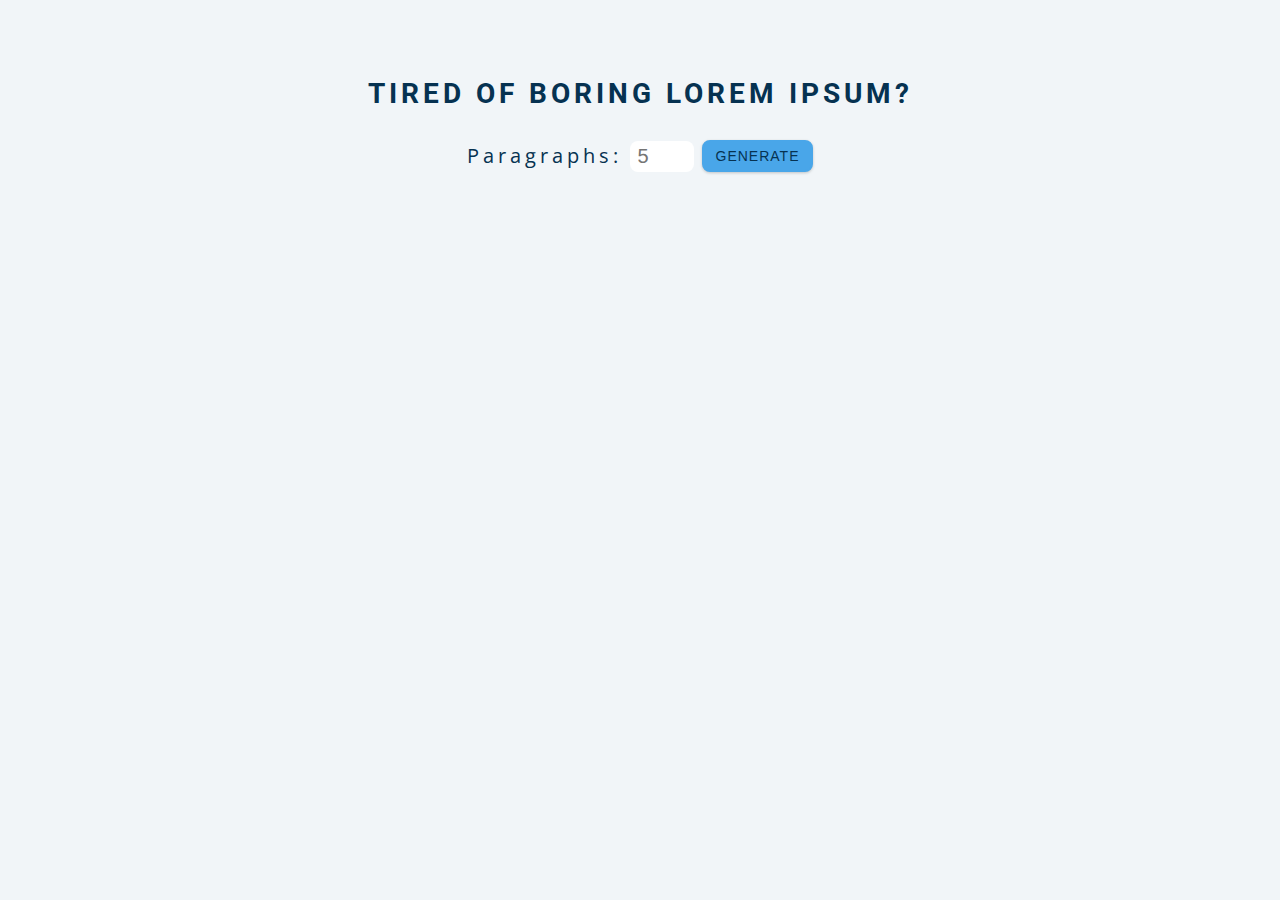
<file: finished - lorem ipsum generator/index.html>
<!DOCTYPE html>
<html lang="en">
  <head>
    <meta charset="UTF-8" />
    <meta name="viewport" content="width=device-width, initial-scale=1.0" />
    <title>Lorem Ipsum</title>

    <!-- styles -->
    <link rel="stylesheet" href="styles.css" />
  </head>
  <body>
    <section class="section-center">
      <h3>tired of boring lorem ipsum?</h3>
      <form class="lorem-form">
        <label for="amount">paragraphs:</label>
        <input type="number" name="amount" id="amount"
        placeholder="5" />
        <button type="submit" class="btn">generate</button>
      </form>
      <article class="lorem-text"></article>
    </section>
    <!-- javascript -->
    <script src="app.js"></script>
  </body>
</html>
</file>
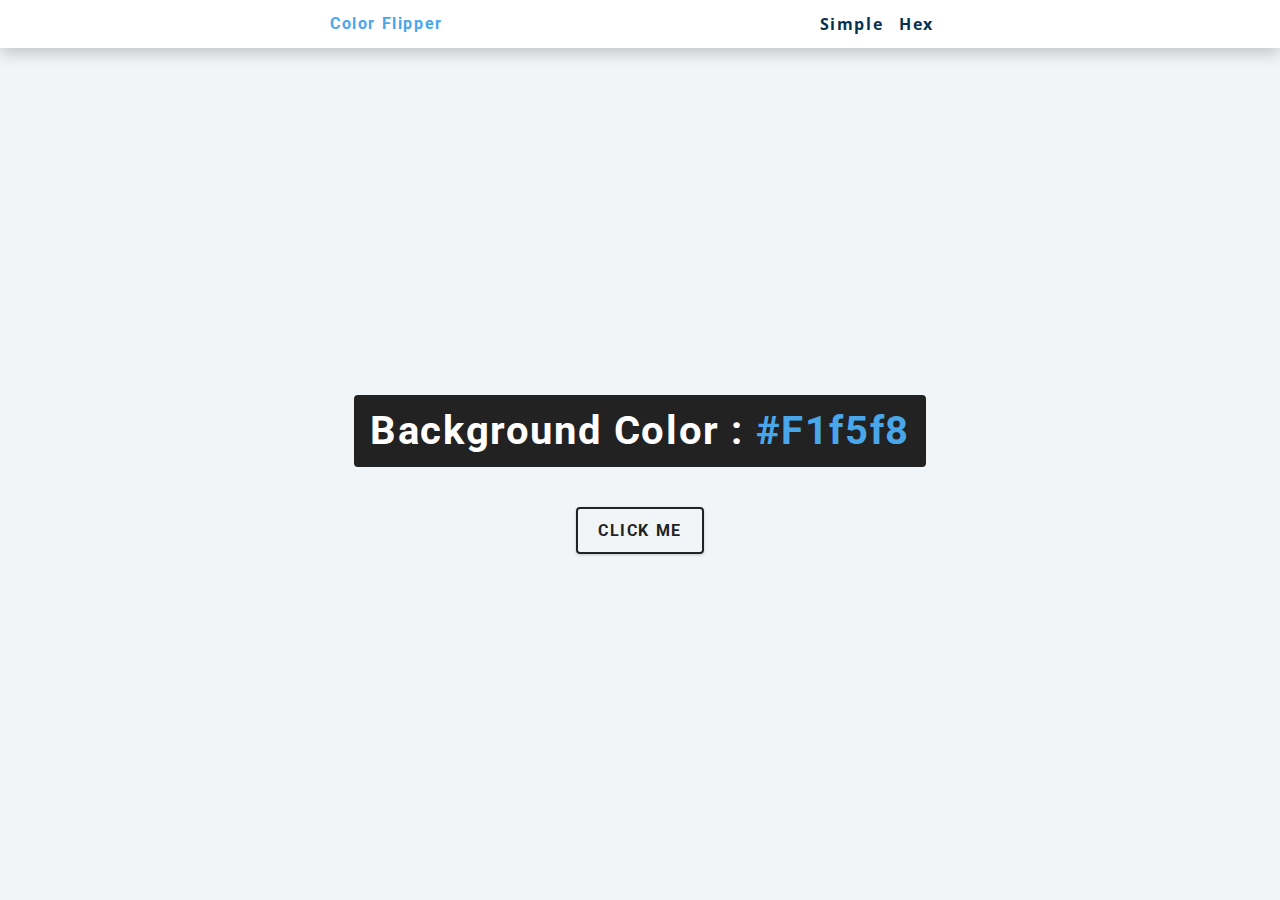
<file: finished color-flipper/index.html>
<!DOCTYPE html>
<html lang="en">
  <head>
    <meta charset="UTF-8" />
    <meta name="viewport" content="width=device-width, initial-scale=1.0" />
    <title>Color Flipper || Simple</title>

    <!-- styles -->
    <link rel="stylesheet" href="styles.css" />
  </head>
  <body>
    <nav>
      <div class="nav-center">
        <h4>color flipper</h4>
        <ul class="nav-links">
          <li><a href="index.html">simple</a></li>
          <li><a href="hex.html">hex</a></li>
        </ul>
      </div>
    </nav>
    <main>
      <div class="container">
        <h2>background color : <span class="color">#f1f5f8</span></h2>
        <button class="btn btn-hero" id="btn">click me</button>
      </div>
    </main>
    <!-- javascript -->
    <script src="app.js"></script>
  </body>
</html>
</file>
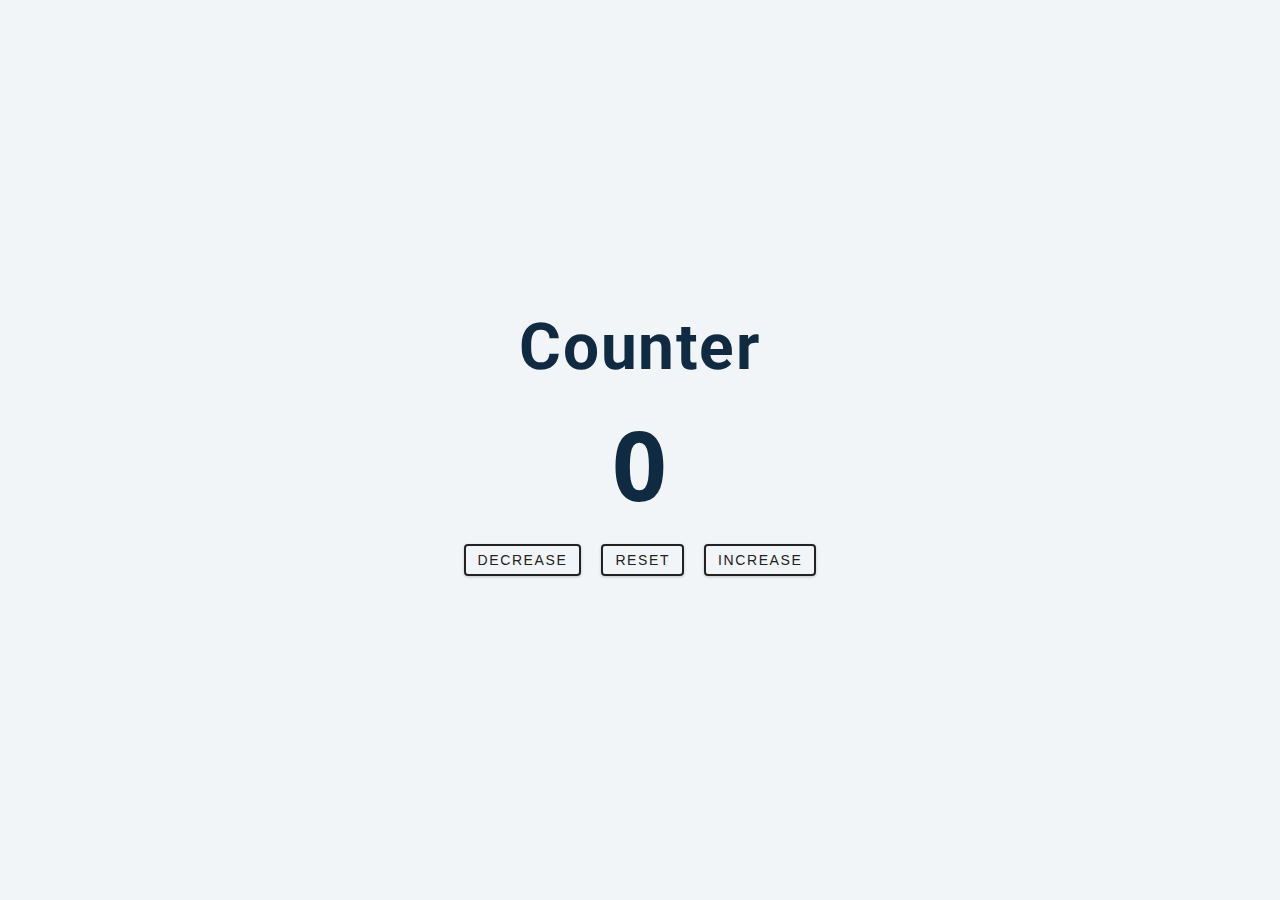
<file: finished counter/index.html>
<!DOCTYPE html>
<html lang="en">
  <head>
    <meta charset="UTF-8" />
    <meta name="viewport" content="width=device-width, initial-scale=1.0" />
    <title>Counter</title>

    <!-- styles -->
    <link rel="stylesheet" href="styles.css" />
  </head>
  <body>
    <main>
    <div class= 'container'>
      <h1>
        counter
      </h1>
      <span id="value">0</span>
      <div class="button-container">
        <button class="btn decrease">decrease</button>
        <button class="btn reset">reset</button>
        <button class="btn increase">increase</button>
      </div>
    </div>
    </main>
    <!-- javascript -->
    <script src="app.js"></script>
  </body>
</html>
</file>
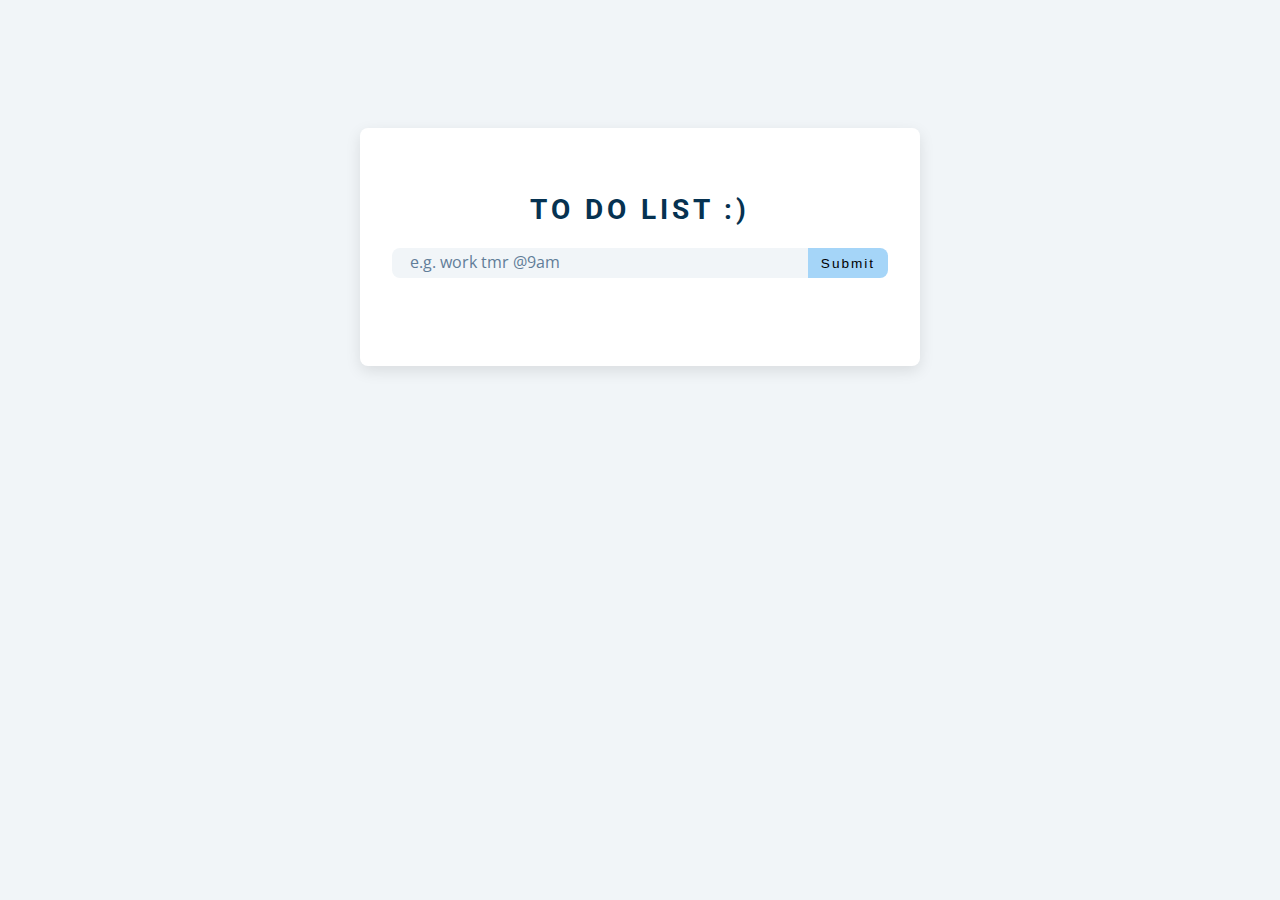
<file: finished grocery bud (to do list)/index.html>
<!DOCTYPE html>
<html lang="en">

  <!DOCTYPE html>
  <html lang="en">
    <head>
      <meta charset="UTF-8" />
      <meta name="viewport" content="width=device-width, initial-scale=1.0" />
      <title>To Do List</title>
      <!-- font-awesome -->
      <link
        rel="stylesheet"
        href="https://cdnjs.cloudflare.com/ajax/libs/font-awesome/5.14.0/css/all.min.css"
      />
      <!-- styles -->
      <link rel="stylesheet" href="styles.css" />
    </head>
    <body>
      <section class="section-center">
        <!-- form -->
        <form class="grocery-form">
          <p class="alert"></p>
          <h3>TO DO LIST :)</h3>
          <div class="form-control">
            <input type="text" id="grocery" placeholder="e.g. work tmr @9am" />
            <button type="submit" class="submit-btn">submit</button>
          </div>
        </form>
        <!-- list -->
        <div class="grocery-container">
          <div class="grocery-list"></div>
          <button class="clear-btn">clear items</button>
        </div>
      </section>
      <!-- javascript -->
      <script src="app.js"></script>
    </body>
  </html>
</file>
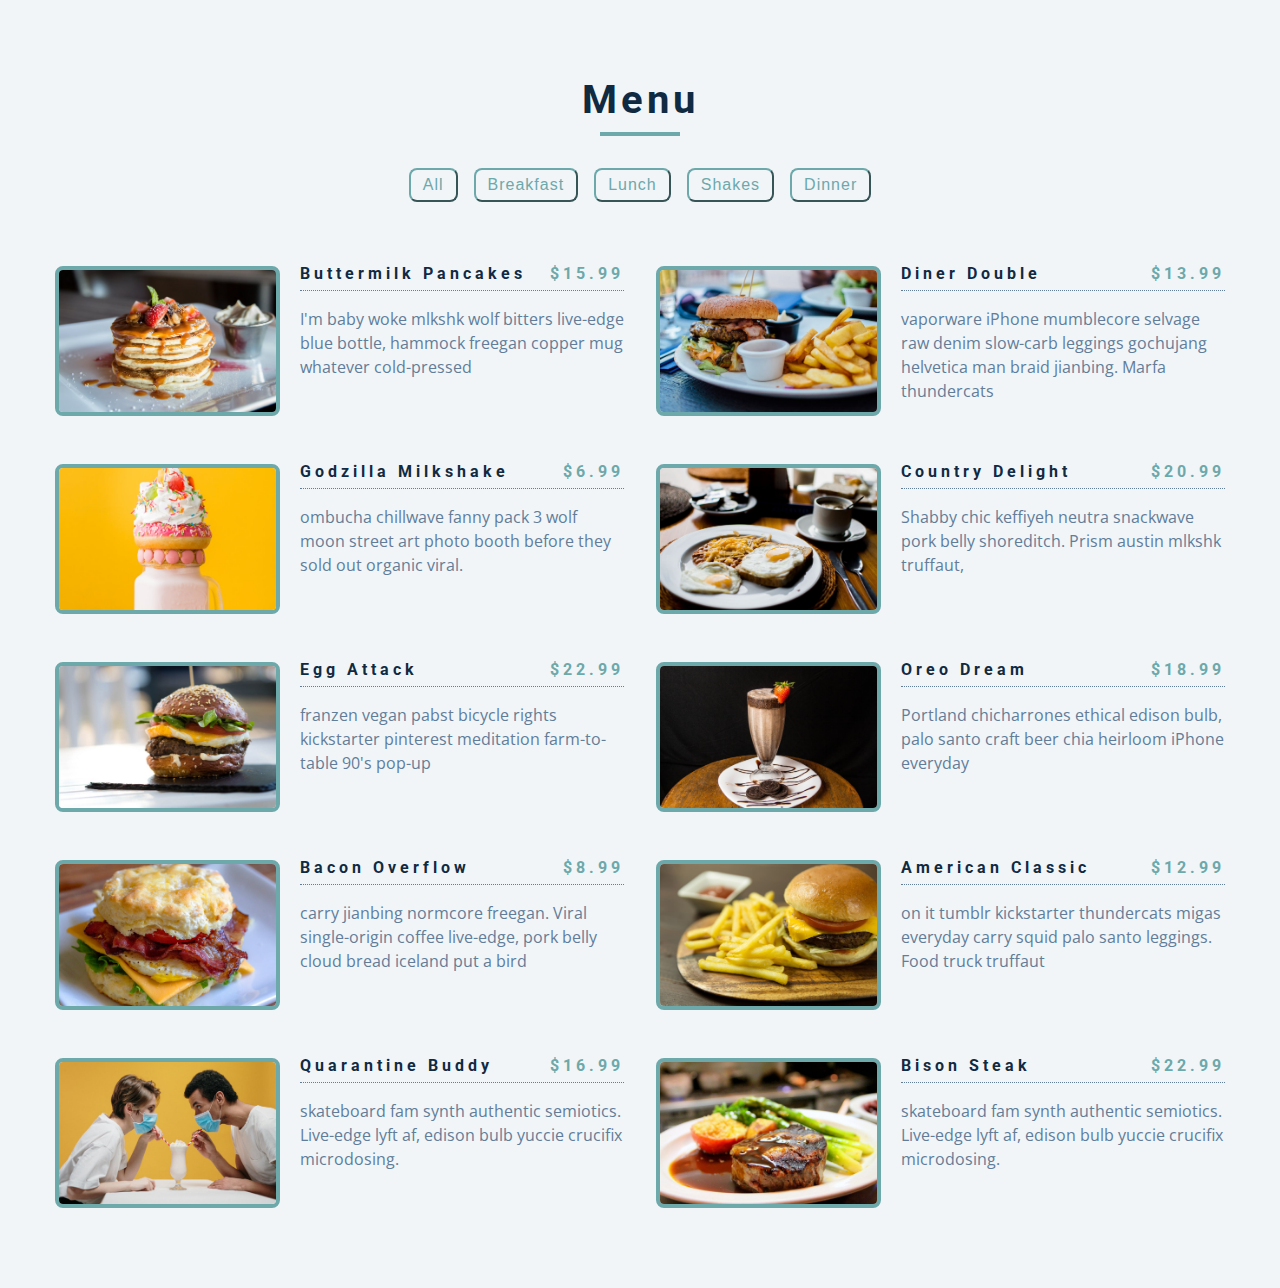
<file: finished menu/index.html>
<!DOCTYPE html>
<html lang="en">
  <head>
    <meta charset="UTF-8" />
    <meta name="viewport" content="width=device-width, initial-scale=1.0" />
    <title>Menu</title>
    <!-- font-awesome -->
    <link
      rel="stylesheet"
      href="https://cdnjs.cloudflare.com/ajax/libs/font-awesome/5.14.0/css/all.min.css"
    />
    <!-- styles -->
    <link rel="stylesheet" href="styles.css" />
  </head>
  <body>
    <section class="menu">
      <!-- title -->
      <div class="title">
        <h2>Menu</h2>
        <div class="underline"></div>
      </div>
      <!-- filter buttons -->
      <div class="btn-container">
   <button type="button" class="filter-btn" data-id="all">all</button>
        <button type="button" class="filter-btn" data-id="breakfast">
          breakfast
        </button>
        <button type="button" class="filter-btn" data-id="lunch">lunch</button>
        <button type="button" class="filter-btn" data-id="shakes">
          shakes
        </button>
      </div>
      <!-- menu items -->
      <div class="section-center">
        <!-- single item -->
        <article class="menu-item">
          <img src="./menu-item.jpeg" alt="menu item" class="photo" />
          <div class="item-info">
            <header>
              <h4>Anime webpage</h4>
              <h4 class="price">$15</h4>
            </header>
            <p class="item-text">
              Lorem ipsum dolor sit amet consectetur adipisicing elit.
              Repudiandae, sint quam. Et reprehenderit fugiat nesciunt inventore
              laboriosam excepturi! Quo, officia.
            </p>
          </div>
        </article>
        <!-- end of single item -->
        <!-- single item -->
        <article class="menu-item">
          <img src="./menu-item.jpeg" alt="menu item" class="photo" />
          <div class="item-info">
            <header>
              <h4>Anime Webpage</h4>
              <h4 class="price">$15</h4>
            </header>
            <p class="item-text">
              Lorem ipsum dolor sit amet consectetur adipisicing elit.
              Repudiandae, sint quam. Et reprehenderit fugiat nesciunt inventore
              laboriosam excepturi! Quo, officia.
            </p>
          </div>
        </article>
        <!-- end of single item -->
        <!-- single item -->

      </div>
    </section>
    <!-- javascript -->
    <script src="app.js"></script>
  </body>
</html>
</file>
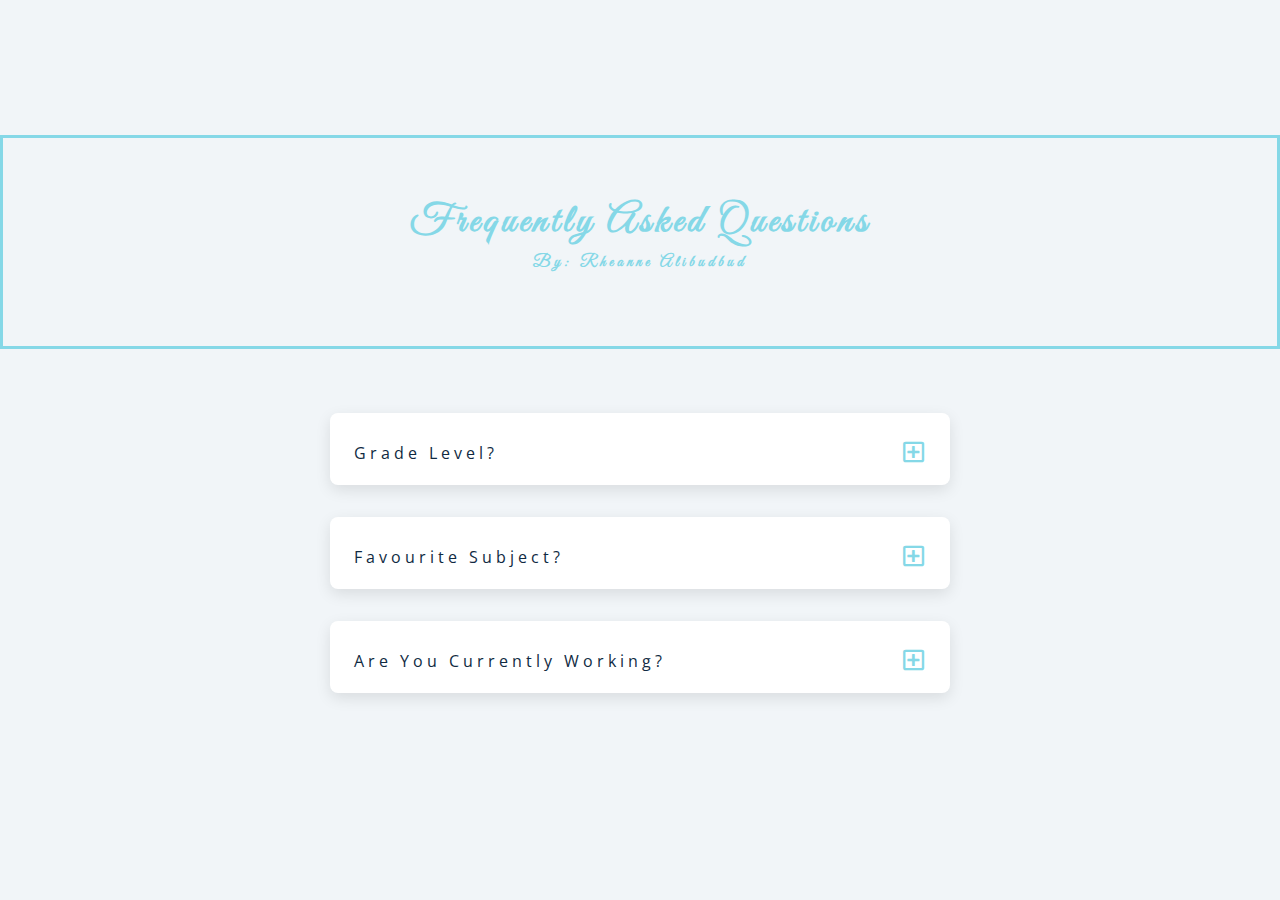
<file: finished questions/index.html>
<!DOCTYPE html>
<html lang="en">

<head>
  <meta charset="UTF-8" />
  <meta name="viewport" content="width=device-width, initial-scale=1.0" />
  <title>Q & A</title>
  <!-- font-awesome -->
  <link rel="stylesheet" href="https://cdnjs.cloudflare.com/ajax/libs/font-awesome/5.14.0/css/all.min.css" />
  <!-- extra fonts -->
  <link href="https://fonts.googleapis.com/css?family=Great+Vibes&display=swap" rel="stylesheet" />
  <!-- styles -->
  <link rel="stylesheet" href="styles.css" />
</head>

<body>
  <section class="questions">
    <!--title-->
    <div class="title">
      <h2>Frequently Asked Questions</h2>
      <h4>by: Rheanne Alibudbud</h4>
    </div>
    <!--questions-->
    <div class="section-center">
      <!--single question-->
      <article class="question">
        <!--question title-->
        <div class="question-title">
          <p>Grade Level?</p>
          <button type="button" class="question-btn">
            <span class="plus-icon">
              <i class="far fa-plus-square"></i>
            </span>
            <span class="minus-icon">
              <i class="far fa-minus-square"></i>
            </span>
          </button>
        </div>
        <!--question text-->
        <div class="question-text">
          <p>Grade: 11 <br>
            Graduating Year: 2023
          </p>
        </div>
      </article>
      <!--end single question-->

      <!--single question-->
      <article class="question">
        <!--question title-->
        <div class="question-title">
          <p>Favourite Subject?</p>
          <button type="button" class="question-btn">
            <span class="plus-icon">
              <i class="far fa-plus-square"></i>
            </span>
            <span class="minus-icon">
              <i class="far fa-minus-square"></i>
            </span>
          </button>
        </div>
        <!--question text-->
        <div class="question-text">
          <p>Physical Education because of the games</p>
        </div>
      </article>
      <!--end single question-->

      <!--single question-->
      <article class="question">
        <!--question title-->
        <div class="question-title">
          <p>Are you currently working?</p>
          <button type="button" class="question-btn">
            <span class="plus-icon">
              <i class="far fa-plus-square"></i>
            </span>
            <span class="minus-icon">
              <i class="far fa-minus-square"></i>
            </span>
          </button>
        </div>
        <!--question text-->
        <div class="question-text">
          <p>Yes I am, I currently work at mcdonalds as a crew trainer, guest experience leader, and a regular crew member</p>
        </div>
      </article>
      <!--end single question-->
    </div>
  </section>

  <!-- javascript -->
  <script src="app.js"></script>
</body>

</html>
</file>
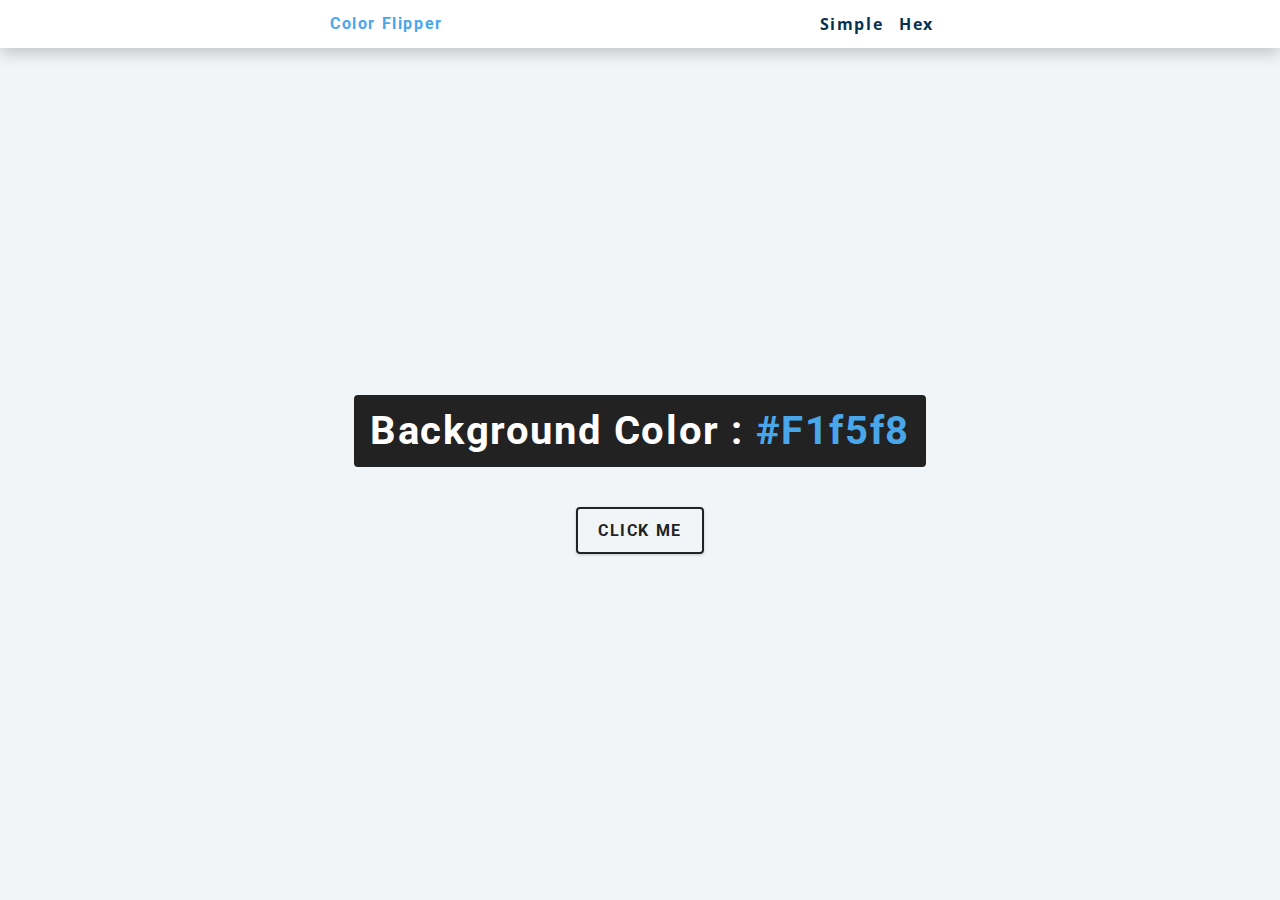
<file: finished color-flipper/colorflipper.html>
<!DOCTYPE html>
<html lang="en">
  <head>
    <meta charset="UTF-8" />
    <meta name="viewport" content="width=device-width, initial-scale=1.0" />
    <title>Color Flipper || Simple</title>

    <!-- styles -->
    <link rel="stylesheet" href="styles.css" />
  </head>

    <body>
      <nav>
        <div class="nav-center">
          <h4>color flipper</h4>
          <ul class="nav-links">
            <li><a href="index.html">simple</a></li>
            <li><a href="hex.html">hex</a></li>
          </ul>
        </div>
      </nav>
      <main>
        <div class="container">
          <h2>background color : 
            <span class="color">
            #f1f5f8
          </span></h2>
          <button class="btn btn-hero" id="btn">click me</button>
        </div>
      </main>
      <!-- javascript -->
      <script src="hex.js"></script>
    </body>
</html>
</file>
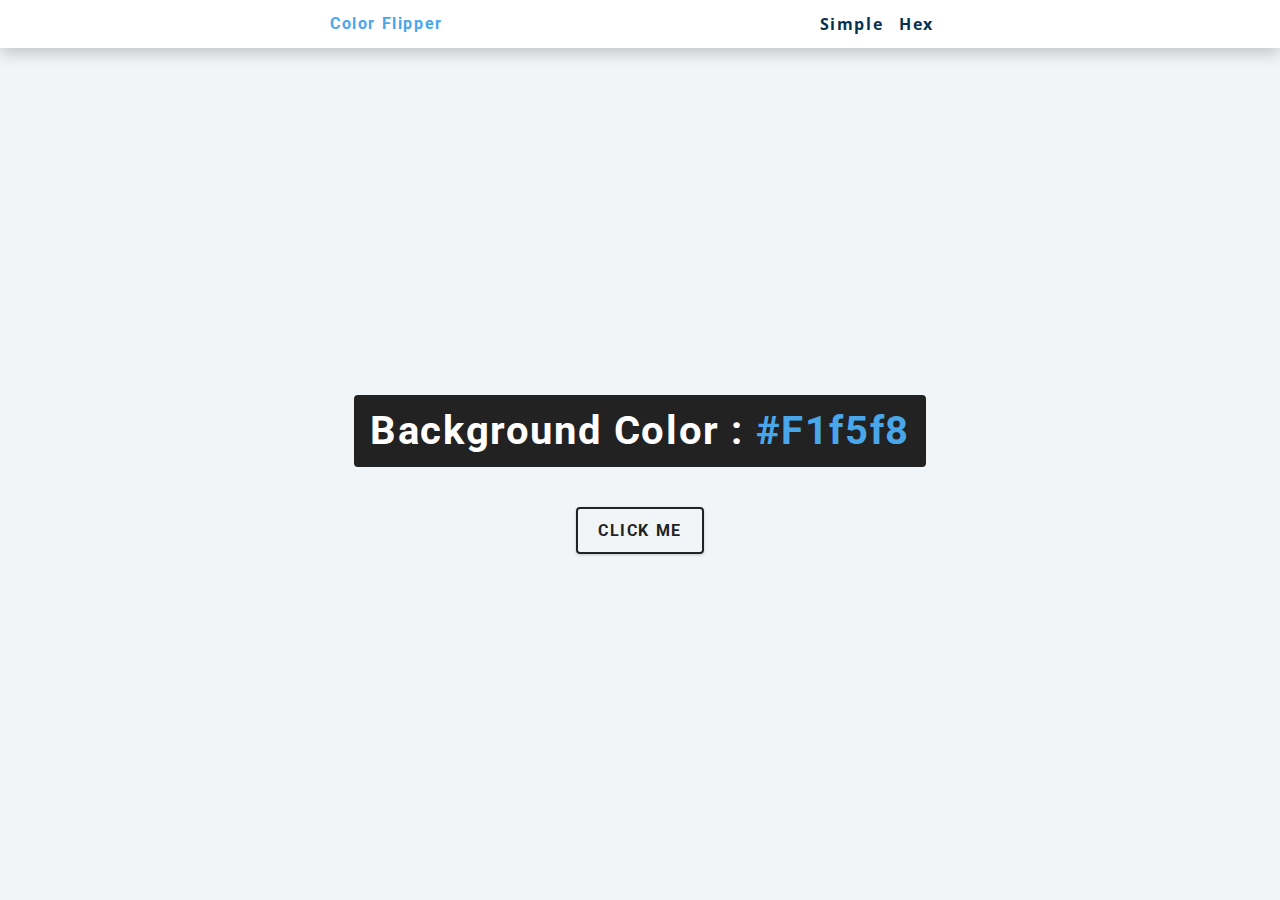
<file: finished color-flipper/hex.html>
<!DOCTYPE html>
<html lang="en">
  <head>
    <meta charset="UTF-8" />
    <meta name="viewport" content="width=device-width, initial-scale=1.0" />
    <title>Color Flipper || Hex</title>

    <!-- styles -->
    <link rel="stylesheet" href="styles.css" />
  </head>

  <body>
    <nav>
      <div class="nav-center">
        <h4>color flipper</h4>
        <ul class="nav-links">
          <li><a href="index.html">simple</a></li>
          <li><a href="hex.html">hex</a></li>
        </ul>
      </div>
    </nav>
    <main>
      <div class="container">
        <h2>background color : <span class="color">#f1f5f8</span></h2>
        <button class="btn btn-hero" id="btn">click me</button>
      </div>
    </main>
    <!-- javascript -->
    <script src="hex.js"></script>
  </body>
</html>
</file>
<file: finished - lorem ipsum generator/styles.css>
/*
=============== 
Fonts
===============
*/
@import url("https://fonts.googleapis.com/css?family=Open+Sans|Roboto:400,700&display=swap");

/*
=============== 
Variables
===============
*/

:root {
  /* dark shades of primary color*/
  --clr-primary-1: hsl(205, 86%, 17%);
  --clr-primary-2: hsl(205, 77%, 27%);
  --clr-primary-3: hsl(205, 72%, 37%);
  --clr-primary-4: hsl(205, 63%, 48%);
  /* primary/main color */
  --clr-primary-5: #49a6e9;
  /* lighter shades of primary color */
  --clr-primary-6: hsl(205, 89%, 70%);
  --clr-primary-7: hsl(205, 90%, 76%);
  --clr-primary-8: hsl(205, 86%, 81%);
  --clr-primary-9: hsl(205, 90%, 88%);
  --clr-primary-10: hsl(205, 100%, 96%);
  /* darkest grey - used for headings */
  --clr-grey-1: hsl(209, 61%, 16%);
  --clr-grey-2: hsl(211, 39%, 23%);
  --clr-grey-3: hsl(209, 34%, 30%);
  --clr-grey-4: hsl(209, 28%, 39%);
  /* grey used for paragraphs */
  --clr-grey-5: hsl(210, 22%, 49%);
  --clr-grey-6: hsl(209, 23%, 60%);
  --clr-grey-7: hsl(211, 27%, 70%);
  --clr-grey-8: hsl(210, 31%, 80%);
  --clr-grey-9: hsl(212, 33%, 89%);
  --clr-grey-10: hsl(210, 36%, 96%);
  --clr-white: #fff;
  --clr-red-dark: hsl(360, 67%, 44%);
  --clr-red-light: hsl(360, 71%, 66%);
  --clr-green-dark: hsl(125, 67%, 44%);
  --clr-green-light: hsl(125, 71%, 66%);
  --clr-black: #222;
  --ff-primary: "Roboto", sans-serif;
  --ff-secondary: "Open Sans", sans-serif;
  --transition: all 0.3s linear;
  --spacing: 0.25rem;
  --radius: 0.5rem;
  --light-shadow: 0 5px 15px rgba(0, 0, 0, 0.1);
  --dark-shadow: 0 5px 15px rgba(0, 0, 0, 0.2);
  --max-width: 1170px;
  --fixed-width: 620px;
}
/*
=============== 
Global Styles
===============
*/

*,
::after,
::before {
  margin: 0;
  padding: 0;
  box-sizing: border-box;
}
body {
  font-family: var(--ff-secondary);
  background: var(--clr-grey-10);
  color: var(--clr-grey-1);
  line-height: 1.5;
  font-size: 0.875rem;
}
ul {
  list-style-type: none;
}
a {
  text-decoration: none;
}
img:not(.logo) {
  width: 100%;
}
img {
  display: block;
}

h1,
h2,
h3,
h4 {
  letter-spacing: var(--spacing);
  text-transform: capitalize;
  line-height: 1.25;
  margin-bottom: 0.75rem;
  font-family: var(--ff-primary);
}
h1 {
  font-size: 3rem;
}
h2 {
  font-size: 2rem;
}
h3 {
  font-size: 1.25rem;
}
h4 {
  font-size: 0.875rem;
}
p {
  margin-bottom: 1.25rem;
  color: var(--clr-grey-5);
}
@media screen and (min-width: 800px) {
  h1 {
    font-size: 4rem;
  }
  h2 {
    font-size: 2.5rem;
  }
  h3 {
    font-size: 1.75rem;
  }
  h4 {
    font-size: 1rem;
  }
  body {
    font-size: 1rem;
  }
  h1,
  h2,
  h3,
  h4 {
    line-height: 1;
  }
}
/*  global classes */

.btn {
  text-transform: uppercase;
  background: var(--clr-primary-5);
  color: var(--clr-primary-1);
  padding: 0.375rem 0.75rem;
  letter-spacing: 1px;
  display: inline-block;
  transition: var(--transition);
  font-size: 0.875rem;
  border: 2px solid var(--clr-primary-5);
  cursor: pointer;
  box-shadow: 0 1px 3px rgba(0, 0, 0, 0.2);
  border-radius: var(--radius);
}
.btn:hover {
  color: var(--clr-primary-5);
  background: var(--clr-primary-8);
  border-color: var(--clr-primary-8);
}
/* section */
.section {
  padding: 5rem 0;
}

.section-center {
  width: 90vw;
  margin: 0 auto;
  max-width: 40rem;
  margin-top: 5rem;
  text-align: center;
}
@media screen and (min-width: 992px) {
  .section-center {
    width: 95vw;
  }
}
main {
  min-height: 100vh;
  display: grid;
  place-items: center;
}
/*
=============== 
Lorem Ipsum
===============
*/
h3 {
  text-transform: uppercase;
  color: var(--clr-primary-1);
}
.lorem-form {
  text-transform: capitalize;
  letter-spacing: var(--spacing);
  margin-top: 2rem;
  margin-bottom: 4rem;
  display: flex;
  justify-content: center;
  align-items: center;
}
label {
  font-size: 1.25rem;
  color: var(--clr-primary-1);
}
input {
  padding: 0.25rem 0.5rem;

  width: 4rem;
  border-radius: var(--radius);
  border: none;
  margin: 0 0.5rem;
  font-size: 1.25rem;
}
button {
  background: var(--clr-primary-10);
}
.result {
  margin-bottom: 2rem;
}
</file>
<file: finished color-flipper/styles.css>
/*
=============== 
Fonts
===============
*/
@import url("https://fonts.googleapis.com/css?family=Open+Sans|Roboto:400,700&display=swap");

/*
=============== 
Variables
===============
*/

:root {
  /* dark shades of primary color*/
  --clr-primary-1: hsl(205, 86%, 17%);
  --clr-primary-2: hsl(205, 77%, 27%);
  --clr-primary-3: hsl(205, 72%, 37%);
  --clr-primary-4: hsl(205, 63%, 48%);
  /* primary/main color */
  --clr-primary-5: hsl(205, 78%, 60%);
  /* lighter shades of primary color */
  --clr-primary-6: hsl(205, 89%, 70%);
  --clr-primary-7: hsl(205, 90%, 76%);
  --clr-primary-8: hsl(205, 86%, 81%);
  --clr-primary-9: hsl(205, 90%, 88%);
  --clr-primary-10: hsl(205, 100%, 96%);
  /* darkest grey - used for headings */
  --clr-grey-1: hsl(209, 61%, 16%);
  --clr-grey-2: hsl(211, 39%, 23%);
  --clr-grey-3: hsl(209, 34%, 30%);
  --clr-grey-4: hsl(209, 28%, 39%);
  /* grey used for paragraphs */
  --clr-grey-5: hsl(210, 22%, 49%);
  --clr-grey-6: hsl(209, 23%, 60%);
  --clr-grey-7: hsl(211, 27%, 70%);
  --clr-grey-8: hsl(210, 31%, 80%);
  --clr-grey-9: hsl(212, 33%, 89%);
  --clr-grey-10: hsl(210, 36%, 96%);
  --clr-white: #fff;
  --clr-red-dark: hsl(360, 67%, 44%);
  --clr-red-light: hsl(360, 71%, 66%);
  --clr-green-dark: hsl(125, 67%, 44%);
  --clr-green-light: hsl(125, 71%, 66%);
  --clr-black: #222;
  --ff-primary: "Roboto", sans-serif;
  --ff-secondary: "Open Sans", sans-serif;
  --transition: all 0.3s linear;
  --spacing: 0.1rem;
  --radius: 0.25rem;
  --light-shadow: 0 5px 15px rgba(0, 0, 0, 0.1);
  --dark-shadow: 0 5px 15px rgba(0, 0, 0, 0.2);
  --max-width: 1170px;
  --fixed-width: 620px;
}
/*
=============== 
Global Styles
===============
*/

*,
::after,
::before {
  margin: 0;
  padding: 0;
  box-sizing: border-box;
}
body {
  font-family: var(--ff-secondary);
  background: var(--clr-grey-10);
  color: var(--clr-grey-1);
  line-height: 1.5;
  font-size: 0.875rem;
}
ul {
  list-style-type: none;
}
a {
  text-decoration: none;
}
h1,
h2,
h3,
h4 {
  letter-spacing: var(--spacing);
  text-transform: capitalize;
  line-height: 1.25;
  margin-bottom: 0.75rem;
  font-family: var(--ff-primary);
}
h1 {
  font-size: 3rem;
}
h2 {
  font-size: 2rem;
}
h3 {
  font-size: 1.25rem;
}
h4 {
  font-size: 0.875rem;
}
p {
  margin-bottom: 1.25rem;
  color: var(--clr-grey-5);
}
@media screen and (min-width: 800px) {
  h1 {
    font-size: 4rem;
  }
  h2 {
    font-size: 2.5rem;
  }
  h3 {
    font-size: 1.75rem;
  }
  h4 {
    font-size: 1rem;
  }
  body {
    font-size: 1rem;
  }
  h1,
  h2,
  h3,
  h4 {
    line-height: 1;
  }
}
/*  global classes */

/* section */
.section {
  padding: 5rem 0;
}

.section-center {
  width: 90vw;
  margin: 0 auto;
  max-width: 1170px;
}
@media screen and (min-width: 992px) {
  .section-center {
    width: 95vw;
  }
}
main {
  min-height: 100vh;
  display: grid;
  place-items: center;
}

/*
=============== 
Nav
===============
*/
nav {
  background: var(--clr-white);
  height: 3rem;
  display: grid;
  align-items: center;
  box-shadow: var(--dark-shadow);
}
.nav-center {
  width: 90vw;
  max-width: var(--fixed-width);
  margin: 0 auto;
  display: flex;
  align-items: center;
  justify-content: space-between;
}
.nav-center h4 {
  margin-bottom: 0;
  color: var(--clr-primary-5);
}
.nav-links {
  display: flex;
}
nav a {
  text-transform: capitalize;
  font-weight: 700;
  font-size: 1rem;
  color: var(--clr-primary-1);
  letter-spacing: var(--spacing);
  margin-right: 1rem;
}
nav a:hover {
  color: var(--clr-primary-5);
}
/*
=============== 
Container
===============
*/
main {
  min-height: calc(100vh - 3rem);
  display: grid;
  place-items: center;
}
.container {
  text-align: center;
}
.container h2 {
  background: var(--clr-black);
  color: var(--clr-white);
  padding: 1rem;
  border-radius: var(--radius);
  margin-bottom: 2.5rem;
}
.color {
  color: var(--clr-primary-5);
}
.btn-hero {
  font-family: var(--ff-primary);
  text-transform: uppercase;
  background: transparent;
  color: var(--clr-black);
  letter-spacing: var(--spacing);
  display: inline-block;
  font-weight: 700;
  transition: var(--transition);
  border: 2px solid var(--clr-black);
  cursor: pointer;
  box-shadow: 0 1px 3px rgba(0, 0, 0, 0.2);
  border-radius: var(--radius);
  font-size: 1rem;
  padding: 0.75rem 1.25rem;
}
.btn-hero:hover {
  color: var(--clr-white);
  background: var(--clr-black);
}
</file>
<file: finished counter/styles.css>
/*
=============== 
Fonts
===============
*/
@import url("https://fonts.googleapis.com/css?family=Open+Sans|Roboto:400,700&display=swap");

/*
=============== 
Variables
===============
*/

:root {
  /* dark shades of primary color*/
  --clr-primary-1: hsl(205, 86%, 17%);
  --clr-primary-2: hsl(205, 77%, 27%);
  --clr-primary-3: hsl(205, 72%, 37%);
  --clr-primary-4: hsl(205, 63%, 48%);
  /* primary/main color */
  --clr-primary-5: hsl(205, 78%, 60%);
  /* lighter shades of primary color */
  --clr-primary-6: hsl(205, 89%, 70%);
  --clr-primary-7: hsl(205, 90%, 76%);
  --clr-primary-8: hsl(205, 86%, 81%);
  --clr-primary-9: hsl(205, 90%, 88%);
  --clr-primary-10: hsl(205, 100%, 96%);
  /* darkest grey - used for headings */
  --clr-grey-1: hsl(209, 61%, 16%);
  --clr-grey-2: hsl(211, 39%, 23%);
  --clr-grey-3: hsl(209, 34%, 30%);
  --clr-grey-4: hsl(209, 28%, 39%);
  /* grey used for paragraphs */
  --clr-grey-5: hsl(210, 22%, 49%);
  --clr-grey-6: hsl(209, 23%, 60%);
  --clr-grey-7: hsl(211, 27%, 70%);
  --clr-grey-8: hsl(210, 31%, 80%);
  --clr-grey-9: hsl(212, 33%, 89%);
  --clr-grey-10: hsl(210, 36%, 96%);
  --clr-white: #fff;
  --clr-red-dark: hsl(360, 67%, 44%);
  --clr-red-light: hsl(360, 71%, 66%);
  --clr-green-dark: hsl(125, 67%, 44%);
  --clr-green-light: hsl(125, 71%, 66%);
  --clr-black: #222;
  --ff-primary: "Roboto", sans-serif;
  --ff-secondary: "Open Sans", sans-serif;
  --transition: all 0.3s linear;
  --spacing: 0.1rem;
  --radius: 0.25rem;
  --light-shadow: 0 5px 15px rgba(0, 0, 0, 0.1);
  --dark-shadow: 0 5px 15px rgba(0, 0, 0, 0.2);
  --max-width: 1170px;
  --fixed-width: 620px;
}
/*
=============== 
Global Styles
===============
*/

*,
::after,
::before {
  margin: 0;
  padding: 0;
  box-sizing: border-box;
}
body {
  font-family: var(--ff-secondary);
  background: var(--clr-grey-10);
  color: var(--clr-grey-1);
  line-height: 1.5;
  font-size: 0.875rem;
}
ul {
  list-style-type: none;
}
a {
  text-decoration: none;
}
h1,
h2,
h3,
h4 {
  letter-spacing: var(--spacing);
  text-transform: capitalize;
  line-height: 1.25;
  margin-bottom: 0.75rem;
  font-family: var(--ff-primary);
}
h1 {
  font-size: 3rem;
}
h2 {
  font-size: 2rem;
}
h3 {
  font-size: 1.25rem;
}
h4 {
  font-size: 0.875rem;
}
p {
  margin-bottom: 1.25rem;
  color: var(--clr-grey-5);
}
@media screen and (min-width: 800px) {
  h1 {
    font-size: 4rem;
  }
  h2 {
    font-size: 2.5rem;
  }
  h3 {
    font-size: 1.75rem;
  }
  h4 {
    font-size: 1rem;
  }
  body {
    font-size: 1rem;
  }
  h1,
  h2,
  h3,
  h4 {
    line-height: 1;
  }
}
/*  global classes */

/* section */
.section {
  padding: 5rem 0;
}

.section-center {
  width: 90vw;
  margin: 0 auto;
  max-width: 1170px;
}
@media screen and (min-width: 992px) {
  .section-center {
    width: 95vw;
  }
}
main {
  min-height: 100vh;
  display: grid;
  place-items: center;
}

/*
=============== 
Counter
===============
*/

main {
  min-height: 100vh;
  display: grid;
  place-items: center;
}
.container {
  text-align: center;
}
#value {
  font-size: 6rem;
  font-weight: bold;
}
.btn {
  text-transform: uppercase;
  background: transparent;
  color: var(--clr-black);
  padding: 0.375rem 0.75rem;
  letter-spacing: var(--spacing);
  display: inline-block;
  transition: var(--transition);
  font-size: 0.875rem;
  border: 2px solid var(--clr-black);
  cursor: pointer;
  box-shadow: 0 1px 3px rgba(0, 0, 0, 0.2);
  border-radius: var(--radius);
  margin: 0.5rem;
}
.btn:hover {
  color: var(--clr-white);
  background: var(--clr-black);
}
</file>
<file: finished grocery bud (to do list)/styles.css>
/*
=============== 
Fonts
===============
*/
@import url("https://fonts.googleapis.com/css?family=Open+Sans|Roboto:400,700&display=swap");

/*
=============== 
Variables
===============
*/

:root {
  /* dark shades of primary color*/
  --clr-primary-1: hsl(205, 86%, 17%);
  --clr-primary-2: hsl(205, 77%, 27%);
  --clr-primary-3: hsl(205, 72%, 37%);
  --clr-primary-4: hsl(205, 63%, 48%);
  /* primary/main color */
  --clr-primary-5: #49a6e9;
  /* lighter shades of primary color */
  --clr-primary-6: hsl(205, 89%, 70%);
  --clr-primary-7: hsl(205, 90%, 76%);
  --clr-primary-8: hsl(205, 86%, 81%);
  --clr-primary-9: hsl(205, 90%, 88%);
  --clr-primary-10: hsl(205, 100%, 96%);
  /* darkest grey - used for headings */
  --clr-grey-1: hsl(209, 61%, 16%);
  --clr-grey-2: hsl(211, 39%, 23%);
  --clr-grey-3: hsl(209, 34%, 30%);
  --clr-grey-4: hsl(209, 28%, 39%);
  /* grey used for paragraphs */
  --clr-grey-5: hsl(210, 22%, 49%);
  --clr-grey-6: hsl(209, 23%, 60%);
  --clr-grey-7: hsl(211, 27%, 70%);
  --clr-grey-8: hsl(210, 31%, 80%);
  --clr-grey-9: hsl(212, 33%, 89%);
  --clr-grey-10: hsl(210, 36%, 96%);
  --clr-white: #fff;
  --clr-red-dark: hsl(360, 67%, 44%);
  --clr-red-light: hsl(360, 71%, 66%);
  --clr-green-dark: hsl(125, 67%, 44%);
  --clr-green-light: hsl(125, 71%, 66%);
  --clr-black: #222;
  --ff-primary: "Roboto", sans-serif;
  --ff-secondary: "Open Sans", sans-serif;
  --transition: all 0.3s linear;
  --spacing: 0.25rem;
  --radius: 0.5rem;
  --light-shadow: 0 5px 15px rgba(0, 0, 0, 0.1);
  --dark-shadow: 0 5px 15px rgba(0, 0, 0, 0.2);
  --max-width: 1170px;
  --fixed-width: 620px;
}
/*
=============== 
Global Styles
===============
*/

*,
::after,
::before {
  margin: 0;
  padding: 0;
  box-sizing: border-box;
}
body {
  font-family: var(--ff-secondary);
  background: var(--clr-grey-10);
  color: var(--clr-grey-1);
  line-height: 1.5;
  font-size: 0.875rem;
}
ul {
  list-style-type: none;
}
a {
  text-decoration: none;
}
img:not(.logo) {
  width: 100%;
}
img {
  display: block;
}

h1,
h2,
h3,
h4 {
  letter-spacing: var(--spacing);
  text-transform: capitalize;
  line-height: 1.25;
  margin-bottom: 0.75rem;
  font-family: var(--ff-primary);
}
h1 {
  font-size: 3rem;
}
h2 {
  font-size: 2rem;
}
h3 {
  font-size: 1.25rem;
}
h4 {
  font-size: 0.875rem;
}
p {
  margin-bottom: 1.25rem;
  color: var(--clr-grey-5);
}
@media screen and (min-width: 800px) {
  h1 {
    font-size: 4rem;
  }
  h2 {
    font-size: 2.5rem;
  }
  h3 {
    font-size: 1.75rem;
  }
  h4 {
    font-size: 1rem;
  }
  body {
    font-size: 1rem;
  }
  h1,
  h2,
  h3,
  h4 {
    line-height: 1;
  }
}
/*  global classes */

.btn {
  text-transform: uppercase;
  background: transparent;
  color: var(--clr-black);
  padding: 0.375rem 0.75rem;
  letter-spacing: var(--spacing);
  display: inline-block;
  transition: var(--transition);
  font-size: 0.875rem;
  border: 2px solid var(--clr-black);
  cursor: pointer;
  box-shadow: 0 1px 3px rgba(0, 0, 0, 0.2);
  border-radius: var(--radius);
}
.btn:hover {
  color: var(--clr-white);
  background: var(--clr-black);
}
/* section */
.section {
  padding: 5rem 0;
}

.section-center {
  width: 90vw;
  margin: 0 auto;
  max-width: 35rem;
  margin-top: 8rem;
}
@media screen and (min-width: 992px) {
  .section-center {
    width: 95vw;
  }
}
main {
  min-height: 100vh;
  display: grid;
  place-items: center;
}
/*
=============== 
Grocery List
===============
*/
.section-center {
  background: var(--clr-white);
  border-radius: var(--radius);
  box-shadow: var(--light-shadow);
  transition: var(--transition);
  padding: 2rem;
}
.section-center:hover {
  box-shadow: var(--dark-shadow);
}
.alert {
  margin-bottom: 1rem;
  height: 1.25rem;
  display: grid;
  align-items: center;
  text-align: center;
  font-size: 0.7rem;
  border-radius: 0.25rem;
  letter-spacing: var(--spacing);
  text-transform: capitalize;
}
.alert-danger {
  color: #721c24;
  background: #f8d7da;
}
.alert-success {
  color: #155724;
  background: #d4edda;
}
.grocery-form h3 {
  color: var(--clr-primary-1);
  margin-bottom: 1.5rem;
  text-align: center;
}
.form-control {
  display: flex;
  justify-content: center;
}
#grocery {
  padding: 0.25rem;
  padding-left: 1rem;
  background: var(--clr-grey-10);
  border-top-left-radius: var(--radius);
  border-bottom-left-radius: var(--radius);
  border-color: transparent;
  font-size: 1rem;
  flex: 1 0 auto;
  color: var(--clr-grey-5);
}
#grocery::placeholder {
  font-family: var(--ff-secondary);
  color: var(--clr-grey-5);
}
.submit-btn {
  background: var(--clr-primary-8);
  border-color: transparent;
  flex: 0 0 5rem;
  display: grid;
  align-items: center;
  padding: 0.25rem;
  text-transform: capitalize;
  letter-spacing: 2px;
  border-top-right-radius: var(--radius);
  border-bottom-right-radius: var(--radius);
  cursor: pointer;
  content: var(--clr-primary-5);
  transition: var(--transition);
  font-size: 0.85rem;
}
.submit-btn:hover {
  background: var(--clr-primary-5);
  color: var(--clr-white);
}

.grocery-container {
  margin-top: 2rem;
  transition: var(--transition);
  visibility: hidden;
}
.show-container {
  visibility: visible;
}
.grocery-item {
  display: flex;
  align-items: center;
  justify-content: space-between;
  margin-bottom: 0.5rem;
  transition: var(--transition);
  padding: 0.25rem 1rem;
  border-radius: var(--radius);
  text-transform: capitalize;
}
.grocery-item:hover {
  color: var(--clr-grey-5);
  background: var(--clr-grey-10);
}
.grocery-item:hover .title {
  color: var(--clr-grey-5);
}
.title {
  margin-bottom: 0;
  color: var(--clr-grey-1);
  letter-spacing: 2px;
  transition: var(--transition);
}
.edit-btn,
.delete-btn {
  background: transparent;
  border-color: transparent;
  cursor: pointer;
  font-size: 0.7rem;
  margin: 0 0.15rem;
  transition: var(--transition);
}
.edit-btn {
  color: var(--clr-green-light);
}
.edit-btn:hover {
  color: var(--clr-green-dark);
}
.delete-btn {
  color: var(--clr-red-light);
}
.delete-btn:hover {
  color: var(--clr-red-dark);
}
.clear-btn {
  text-transform: capitalize;
  width: 10rem;
  height: 1.5rem;
  display: grid;
  align-items: center;
  background: transparent;
  border-color: transparent;
  color: var(--clr-red-light);
  margin: 0 auto;
  font-size: 0.85rem;
  letter-spacing: var(--spacing);
  cursor: pointer;
  transition: var(--transition);
  margin-top: 1.25rem;
}
.clear-btn:hover {
  color: var(--clr-red-dark);
}
</file>
<file: finished menu/styles.css>
/*
=============== 
Fonts
===============
*/
@import url("https://fonts.googleapis.com/css?family=Open+Sans|Roboto:400,700&display=swap");

/*
=============== 
Variables
===============
*/

:root {
  /* dark shades of primary color*/
  --clr-primary-1: hsl(205, 86%, 17%);
  --clr-primary-2: hsl(205, 77%, 27%);
  --clr-primary-3: hsl(205, 72%, 37%);
  --clr-primary-4: hsl(205, 63%, 48%);
  /* primary/main color */
  --clr-primary-5: #49a6e9;
  /* lighter shades of primary color */
  --clr-primary-6: hsl(205, 89%, 70%);
  --clr-primary-7: hsl(205, 90%, 76%);
  --clr-primary-8: hsl(205, 86%, 81%);
  --clr-primary-9: hsl(205, 90%, 88%);
  --clr-primary-10: hsl(205, 100%, 96%);
  /* darkest grey - used for headings */
  --clr-grey-1: hsl(209, 61%, 16%);
  --clr-grey-2: hsl(211, 39%, 23%);
  --clr-grey-3: hsl(209, 34%, 30%);
  --clr-grey-4: hsl(209, 28%, 39%);
  /* grey used for paragraphs */
  --clr-grey-5: hsl(210, 22%, 49%);
  --clr-grey-6: hsl(209, 23%, 60%);
  --clr-grey-7: hsl(211, 27%, 70%);
  --clr-grey-8: hsl(210, 31%, 80%);
  --clr-grey-9: hsl(212, 33%, 89%);
  --clr-grey-10: hsl(210, 36%, 96%);
  --clr-white: #fff;
  --clr-red-dark: hsl(360, 67%, 44%);
  --clr-red-light: hsl(360, 71%, 66%);
  --clr-green-dark: hsl(125, 67%, 44%);
  --clr-green-light: hsl(125, 71%, 66%);
  --clr-gold: #6da8aa;
  --clr-black: #222;
  --ff-primary: "Roboto", sans-serif;
  --ff-secondary: "Open Sans", sans-serif;
  --transition: all 0.3s linear;
  --spacing: 0.25rem;
  --radius: 0.5rem;
  --light-shadow: 0 5px 15px rgba(0, 0, 0, 0.1);
  --dark-shadow: 0 5px 15px rgba(0, 0, 0, 0.2);
  --max-width: 1170px;
  --fixed-width: 620px;
}
/*
=============== 
Global Styles
===============
*/

*,
::after,
::before {
  margin: 0;
  padding: 0;
  box-sizing: border-box;
}
body {
  font-family: var(--ff-secondary);
  background: var(--clr-grey-10);
  color: var(--clr-grey-1);
  line-height: 1.5;
  font-size: 0.875rem;
}
ul {
  list-style-type: none;
}
a {
  text-decoration: none;
}
img:not(.logo) {
  width: 100%;
}
img {
  display: block;
}

h1,
h2,
h3,
h4 {
  letter-spacing: var(--spacing);
  text-transform: capitalize;
  line-height: 1.25;
  margin-bottom: 0.75rem;
  font-family: var(--ff-primary);
}
h1 {
  font-size: 3rem;
}
h2 {
  font-size: 2rem;
}
h3 {
  font-size: 1.25rem;
}
h4 {
  font-size: 0.875rem;
}
p {
  margin-bottom: 1.25rem;
  color: var(--clr-grey-5);
}
@media screen and (min-width: 800px) {
  h1 {
    font-size: 4rem;
  }
  h2 {
    font-size: 2.5rem;
  }
  h3 {
    font-size: 1.75rem;
  }
  h4 {
    font-size: 1rem;
  }
  body {
    font-size: 1rem;
  }
  h1,
  h2,
  h3,
  h4 {
    line-height: 1;
  }
}
/*  global classes */

.btn {
  text-transform: uppercase;
  background: transparent;
  color: var(--clr-black);
  padding: 0.375rem 0.75rem;
  letter-spacing: var(--spacing);
  display: inline-block;
  transition: var(--transition);
  font-size: 0.875rem;
  border: 2px solid var(--clr-black);
  cursor: pointer;
  box-shadow: 0 1px 3px rgba(0, 0, 0, 0.2);
  border-radius: var(--radius);
}
.btn:hover {
  color: var(--clr-white);
  background: var(--clr-black);
}
/* section */
.section {
  padding: 5rem 0;
}

main {
  min-height: 100vh;
  display: grid;
  place-items: center;
}
/*
=============== 
Menu
===============
*/

.menu {
  padding: 5rem 0;
}
.title {
  text-align: center;
  margin-bottom: 2rem;
}
.underline {
  width: 5rem;
  height: 0.25rem;
  background: var(--clr-gold);
  margin-left: auto;
  margin-right: auto;
}
.btn-container {
  margin-bottom: 4rem;
  display: flex;
  justify-content: center;
}
.filter-btn {
  background: transparent;
  border-color: var(--clr-gold);
  font-size: 1rem;
  text-transform: capitalize;
  margin: 0 0.5rem;
  letter-spacing: 1px;
  border-radius: var(--radius);
  padding: 0.375rem 0.75rem;
  color: var(--clr-gold);
  cursor: pointer;
  transition: var(--transition);
}
.filter-btn:hover {
  background: var(--clr-gold);
  color: var(--clr-white);
}
.section-center {
  width: 90vw;
  margin: 0 auto;
  max-width: 1170px;
  display: grid;
  gap: 3rem 2rem;
  justify-items: center;
}
.menu-item {
  display: grid;
  gap: 1rem 2rem;
  max-width: 25rem;
}
.photo {
  object-fit: cover;
  height: 200px;
  border: 0.25rem solid var(--clr-gold);
  border-radius: var(--radius);
}
.item-info header {
  display: flex;
  justify-content: space-between;
  border-bottom: 0.5px dotted var(--clr-grey-5);
}
.item-info h4 {
  margin-bottom: 0.5rem;
}
.price {
  color: var(--clr-gold);
}
.item-text {
  margin-bottom: 0;
  padding-top: 1rem;
}

@media screen and (min-width: 768px) {
  .menu-item {
    grid-template-columns: 225px 1fr;
    gap: 0 1.25rem;
    max-width: 40rem;
  }
  .photo {
    height: 175px;
  }
}
@media screen and (min-width: 1200px) {
  .section-center {
    width: 95vw;
    grid-template-columns: 1fr 1fr;
  }
  .photo {
    height: 150px;
  }
}
</file>
<file: finished questions/styles.css>
/*
=============== 
Fonts
===============
*/
@import url("https://fonts.googleapis.com/css?family=Open+Sans|Roboto:400,700&display=swap");

/*
=============== 
Variables
===============
*/

:root {
  /* dark shades of primary color*/
  --clr-primary-1: hsl(205, 86%, 17%);
  --clr-primary-2: hsl(205, 77%, 27%);
  --clr-primary-3: hsl(205, 72%, 37%);
  --clr-primary-4: hsl(205, 63%, 48%);
  /* primary/main color */
  --clr-primary-5: #49a6e9;
  /* lighter shades of primary color */
  --clr-primary-6: hsl(205, 89%, 70%);
  --clr-primary-7: hsl(205, 90%, 76%);
  --clr-primary-8: hsl(205, 86%, 81%);
  --clr-primary-9: hsl(205, 90%, 88%);
  --clr-primary-10: hsl(205, 100%, 96%);
  /* darkest grey - used for headings */
  --clr-grey-1: hsl(209, 61%, 16%);
  --clr-grey-2: hsl(211, 39%, 23%);
  --clr-grey-3: hsl(209, 34%, 30%);
  --clr-grey-4: hsl(209, 28%, 39%);
  /* grey used for paragraphs */
  --clr-grey-5: hsl(210, 22%, 49%);
  --clr-grey-6: hsl(209, 23%, 60%);
  --clr-grey-7: hsl(211, 27%, 70%);
  --clr-grey-8: hsl(210, 31%, 80%);
  --clr-grey-9: hsl(212, 33%, 89%);
  --clr-grey-10: hsl(210, 36%, 96%);
  --clr-white: #fff;
  --clr-red-dark: hsl(360, 67%, 44%);
  --clr-red-light: hsl(360, 71%, 66%);
  --clr-green-dark: hsl(125, 67%, 44%);
  --clr-green-light: hsl(125, 71%, 66%);
  --clr-gold: #85d8e7;
  --clr-black: #222;
  --ff-primary: "Roboto", sans-serif;
  --ff-secondary: "Open Sans", sans-serif;
  --transition: all 0.3s linear;
  --spacing: 0.25rem;
  --radius: 0.5rem;
  --light-shadow: 0 5px 15px rgba(0, 0, 0, 0.1);
  --dark-shadow: 0 5px 15px rgba(0, 0, 0, 0.2);
  --max-width: 1170px;
  --fixed-width: 620px;
}
/*
=============== 
Global Styles
===============
*/

*,
::after,
::before {
  margin: 0;
  padding: 0;
  box-sizing: border-box;
}



body {
  font-family: var(--ff-secondary);
  background: var(--clr-grey-10);
  color: var(--clr-grey-1);
  line-height: 1.5;
  font-size: 0.875rem;
}
ul {
  list-style-type: none;
}
a {
  text-decoration: none;
}
img:not(.logo) {
  width: 100%;
}
img {
  display: block;
}

h1,
h2,
h3,
h4 {
  letter-spacing: var(--spacing);
  text-transform: capitalize;
  line-height: 1.25;
  margin-bottom: 0.75rem;
  font-family: var(--ff-primary);
}
h1 {
  font-size: 3rem;
}
h2 {
  font-size: 2rem;
}
h3 {
  font-size: 1.25rem;
}
h4 {
  font-size: 0.875rem;
}
p {
  margin-bottom: 1.25rem;
  color: var(--clr-grey-5);
}
@media screen and (min-width: 800px) {
  h1 {
    font-size: 4rem;
  }
  h2 {
    font-size: 2.5rem;
  }
  h3 {
    font-size: 1.75rem;
  }
  h4 {
    font-size: 1rem;
  }
  body {
    font-size: 1rem;
  }
  h1,
  h2,
  h3,
  h4 {
    line-height: 1;
  }
}
/*  global classes */

.btn {
  text-transform: uppercase;
  background: transparent;
  color: var(--clr-black);
  padding: 0.375rem 0.75rem;
  letter-spacing: var(--spacing);
  display: inline-block;
  transition: var(--transition);
  font-size: 0.875rem;
  border: 2px solid var(--clr-black);
  cursor: pointer;
  box-shadow: 0 1px 3px rgba(0, 0, 0, 0.2);
  border-radius: var(--radius);
}
.btn:hover {
  color: var(--clr-white);
  background: var(--clr-black);
}
/* section */
.section {
  padding: 5rem 0;
}

.section-center {
  width: 90vw;
  margin: 0 auto;
  max-width: 1170px;
}
@media screen and (min-width: 992px) {
  .section-center {
    width: 95vw;
  }
}
main {
  min-height: 100vh;
  display: grid;
  place-items: center;
}
/*
=============== 
Questions
===============
*/
.title {
  margin-top: 15vh;
  margin-bottom: 4rem;
  border: 3px solid #85d8e7;
  padding: 5%;
}

.title h2 {
  color: var(--clr-gold);
  font-family: "Great Vibes", cursive;
  text-align: center;
}
.title h4 {
  color: var(--clr-gold);
  font-family: "Great Vibes", cursive;
  text-align: center;
}
.section-center {
  max-width: var(--fixed-width);
}
.question {
  background: var(--clr-white);
  border-radius: var(--radius);
  box-shadow: var(--light-shadow);
  padding: 1.5rem 1.5rem 0 1.5rem;
  margin-bottom: 2rem;
}
.question-title {
  display: flex;
  justify-content: space-between;
  align-items: center;
  text-transform: capitalize;
  padding-bottom: 1rem;
}
.question-title p {
  margin-bottom: 0;
  letter-spacing: var(--spacing);
  color: var(--clr-grey-1);
}
.question-btn {
  font-size: 1.5rem;
  background: transparent;
  border-color: transparent;
  cursor: pointer;
  color: var(--clr-gold);
  transition: var(--transition);
}
.question-btn:hover {
  transform: rotate(90deg);
}
.question-text {
  padding: 1rem 0 1.5rem 0;
  border-top: 1px solid rgba(0, 0, 0, 0.2);
}
.question-text p {
  margin-bottom: 0;
}
/* hide text */
 .question-text {
  display: none;
}
.show-text .question-text {
  display: block;
}
.minus-icon {
  display: none;
}
.show-text .minus-icon {
  display: inline;
}
.show-text .plus-icon {
  display: none;
} 
/* hide text */
/* .question-text {
  display: none;
}
.show-text .question-text {
  display: block;
}
.minus-icon {
  display: none;
}
.show-text .minus-icon {
  display: inline;
}
.show-text .plus-icon {
  display: none;
} */
</file>
